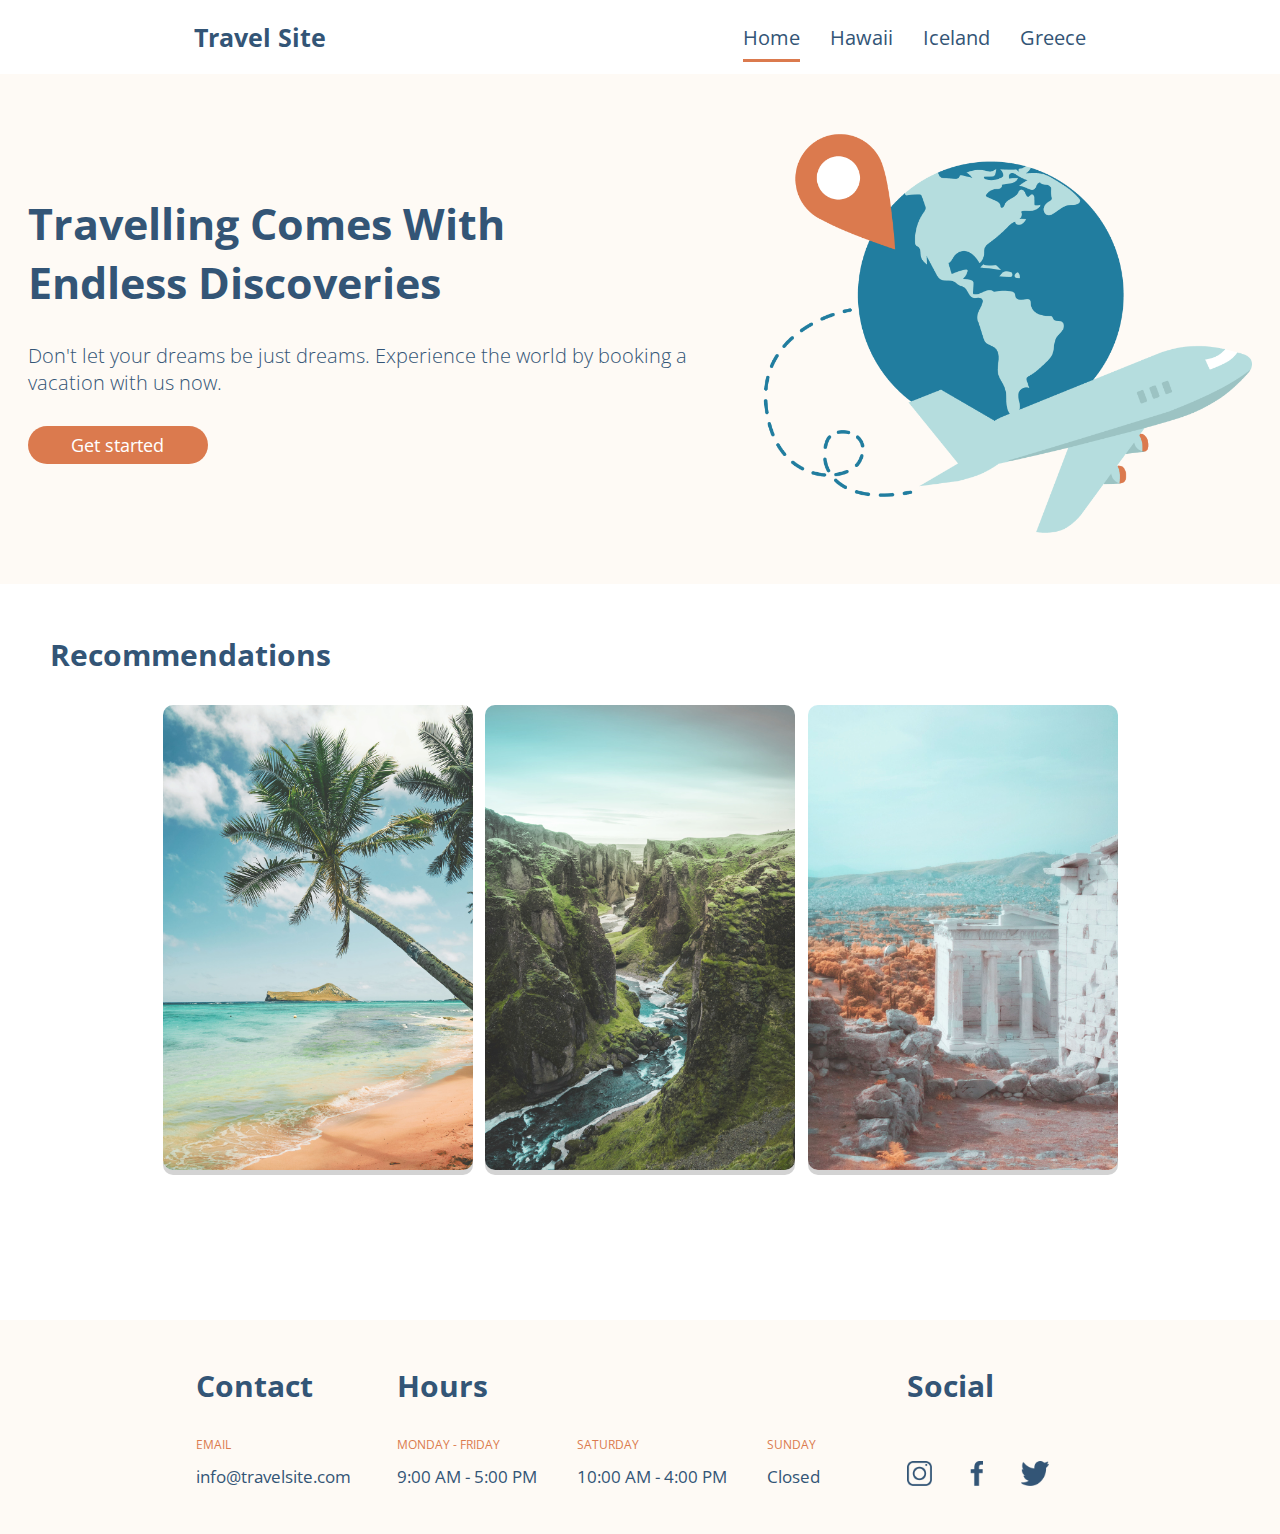
<file: index.html>
<!DOCTYPE html>
<html lang="en">
  <head>
    <meta charset="UTF-8" />
    <meta name="viewport" content="width=device-width, initial-scale=1.0" />
    <link rel="stylesheet" href="./css/global.css" />
    <link rel="stylesheet" href="./css/main.css" />
    <link
      href="https://fonts.googleapis.com/css2?family=Open+Sans:ital,wght@0,300;0,400;0,600;0,700;1,400&display=swap"
      rel="stylesheet"
    />
    <title>Travel Site</title>
  </head>
  <body>
    <header class="header">
      <div class="header__left">Travel Site</div>
      <nav class="header__nav">
        <ul class="header__items">
          <li><a class="header__item selected" href="./index.html">Home</a></li>
          <li><a class="header__item" href="./pages/hawaii.html">Hawaii</a></li>
          <li>
            <a class="header__item" href="./pages/iceland.html">Iceland</a>
          </li>
          <li><a class="header__item" href="./pages/greece.html">Greece</a></li>
        </ul>
      </nav>
    </header>

    <section class="section">
      <div>
        <h1 class="section__header">
          Travelling Comes With Endless Discoveries
        </h1>
        <p class="section__text">
          Don't let your dreams be just dreams. Experience the world by booking
          a vacation with us now.
        </p>
        <a href="./index.html" class="button">Get started</a>
      </div>

      <img class="section__image" src="./assets/images/hero.png" alt="plane" />
    </section>

    <div class="photo">
      <div class="photo__text">Recommendations</div>
      <div class="photo__container">
        <img class="photo__img" src="./assets/images/hawaii.jpg" alt="hawaii" />
        <img
          class="photo__img"
          src="./assets/images/iceland.jpg"
          alt="iceland"
        />
        <img class="photo__img" src="./assets/images/greece.jpg" alt="greece" />
      </div>
    </div>

    <footer class="footer">
      <div>
        <h3 class="footer__header">Contact</h3>
        <div class="footer__text--red">EMAIL</div>
        <p class="footer__text--blue">info@travelsite.com</p>
      </div>

      <div>
        <h3 class="footer__header">Hours</h3>
        <div class="footer__days">
          <div class="footer__day">
            <div class="footer__text--red">MONDAY - FRIDAY</div>
            <div class="footer__text--blue">9:00 AM - 5:00 PM</div>
          </div>
          <div class="footer__day">
            <div class="footer__text--red">SATURDAY</div>
            <div class="footer__text--blue">10:00 AM - 4:00 PM</div>
          </div>
          <div class="footer__day">
            <div class="footer__text--red">SUNDAY</div>
            <div class="footer__text--blue">Closed</div>
          </div>
        </div>
      </div>

      <div>
        <h3 class="footer__header">Social</h3>
        <div class="footer__icons">
          <a href="https://www.instagram.com/"
            ><img
              class="footer__icon"
              src="./assets/icons/icon-instagram.png"
              alt="instagram"
          /></a>
          <a href="https://www.facebook.com/"
            ><img
              class="footer__icon"
              src="./assets/icons/icon-facebook.png"
              alt="facebook"
          /></a>
          <a href="https://twitter.com/?lang=en"
            ><img
              class="footer__icon"
              src="./assets/icons/icon-twitter.png"
              alt="twitter"
          /></a>
        </div>
      </div>
    </footer>
  </body>
</html>
</file>
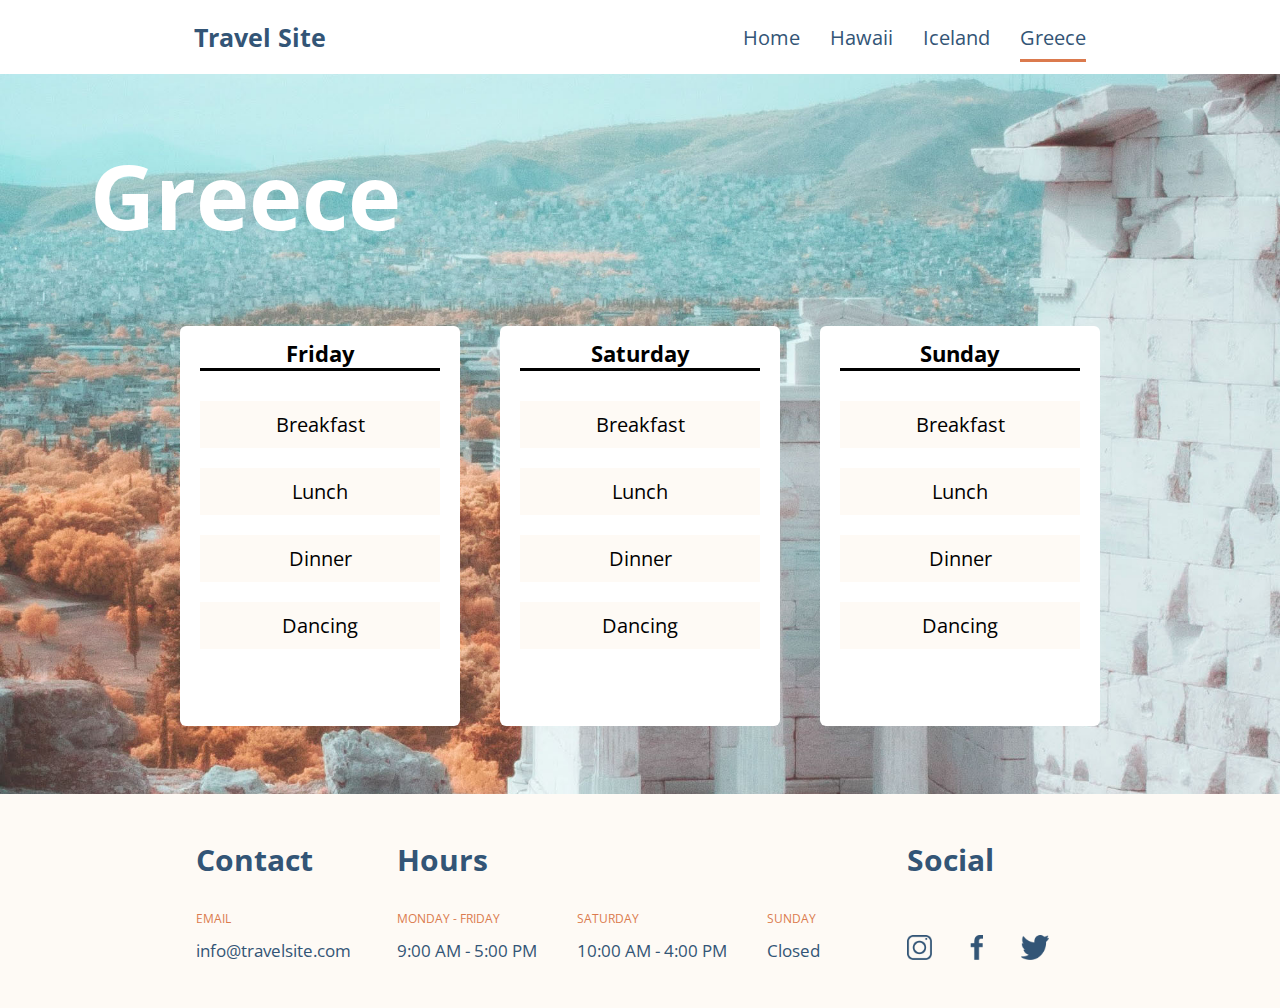
<file: pages/greece.html>
<!DOCTYPE html>
<html lang="en">
  <head>
    <meta charset="UTF-8" />
    <meta name="viewport" content="width=device-width, initial-scale=1.0" />
    <link rel="stylesheet" href="../css/global.css" />
    <link rel="stylesheet" href="../css/destinations.css" />
    <link
      href="https://fonts.googleapis.com/css2?family=Open+Sans:ital,wght@0,300;0,400;0,600;0,700;1,400&display=swap"
      rel="stylesheet"
    />
    <title>Travel Site</title>
  </head>
  <body>
    <header class="header">
      <div class="header__left">Travel Site</div>
      <nav class="header__nav">
        <ul class="header__items">
          <li>
            <a class="header__item" href="../index.html">Home</a>
          </li>
          <li><a class="header__item" href="./hawaii.html">Hawaii</a></li>
          <li>
            <a class="header__item" href="./iceland.html">Iceland</a>
          </li>
          <li>
            <a class="header__item selected" href="./greece.html">Greece</a>
          </li>
        </ul>
      </nav>
    </header>

    <section class="main greece">
      <div class="main__container">
        <div class="main__text">Greece</div>

        <div class="main__row">
          <div class="main__card">
            <div class="main__card-header">Friday</div>
            <div class="main__card-list">
              <p class="main__card-item">Breakfast</p>
              <p class="main__card-item">Lunch</p>
              <p class="main__card-item">Dinner</p>
              <p class="main__card-item">Dancing</p>
            </div>
          </div>

          <div class="main__card">
            <div class="main__card-header">Saturday</div>
            <div class="main__card-list">
              <p class="main__card-item">Breakfast</p>
              <p class="main__card-item">Lunch</p>
              <p class="main__card-item">Dinner</p>
              <p class="main__card-item">Dancing</p>
            </div>
          </div>

          <div class="main__card">
            <div class="main__card-header">Sunday</div>
            <div class="main__card-list">
              <p class="main__card-item">Breakfast</p>
              <p class="main__card-item">Lunch</p>
              <p class="main__card-item">Dinner</p>
              <p class="main__card-item">Dancing</p>
            </div>
          </div>
        </div>
      </div>
    </section>

    <footer class="footer">
      <div>
        <h3 class="footer__header">Contact</h3>
        <div class="footer__text--red">EMAIL</div>
        <p class="footer__text--blue">info@travelsite.com</p>
      </div>

      <div>
        <h3 class="footer__header">Hours</h3>
        <div class="footer__days">
          <div class="footer__day">
            <div class="footer__text--red">MONDAY - FRIDAY</div>
            <div class="footer__text--blue">9:00 AM - 5:00 PM</div>
          </div>
          <div class="footer__day">
            <div class="footer__text--red">SATURDAY</div>
            <div class="footer__text--blue">10:00 AM - 4:00 PM</div>
          </div>
          <div class="footer__day">
            <div class="footer__text--red">SUNDAY</div>
            <div class="footer__text--blue">Closed</div>
          </div>
        </div>
      </div>

      <div>
        <h3 class="footer__header">Social</h3>
        <div class="footer__icons">
          <a href="https://www.instagram.com/"
            ><img
              class="footer__icon"
              src="../assets/icons/icon-instagram.png"
              alt="instagram"
          /></a>
          <a href="https://www.facebook.com/"
            ><img
              class="footer__icon"
              src="../assets/icons/icon-facebook.png"
              alt="facebook"
          /></a>
          <a href="https://twitter.com/?lang=en"
            ><img
              class="footer__icon"
              src="../assets/icons/icon-twitter.png"
              alt="twitter"
          /></a>
        </div>
      </div>
    </footer>
  </body>
</html>
</file>
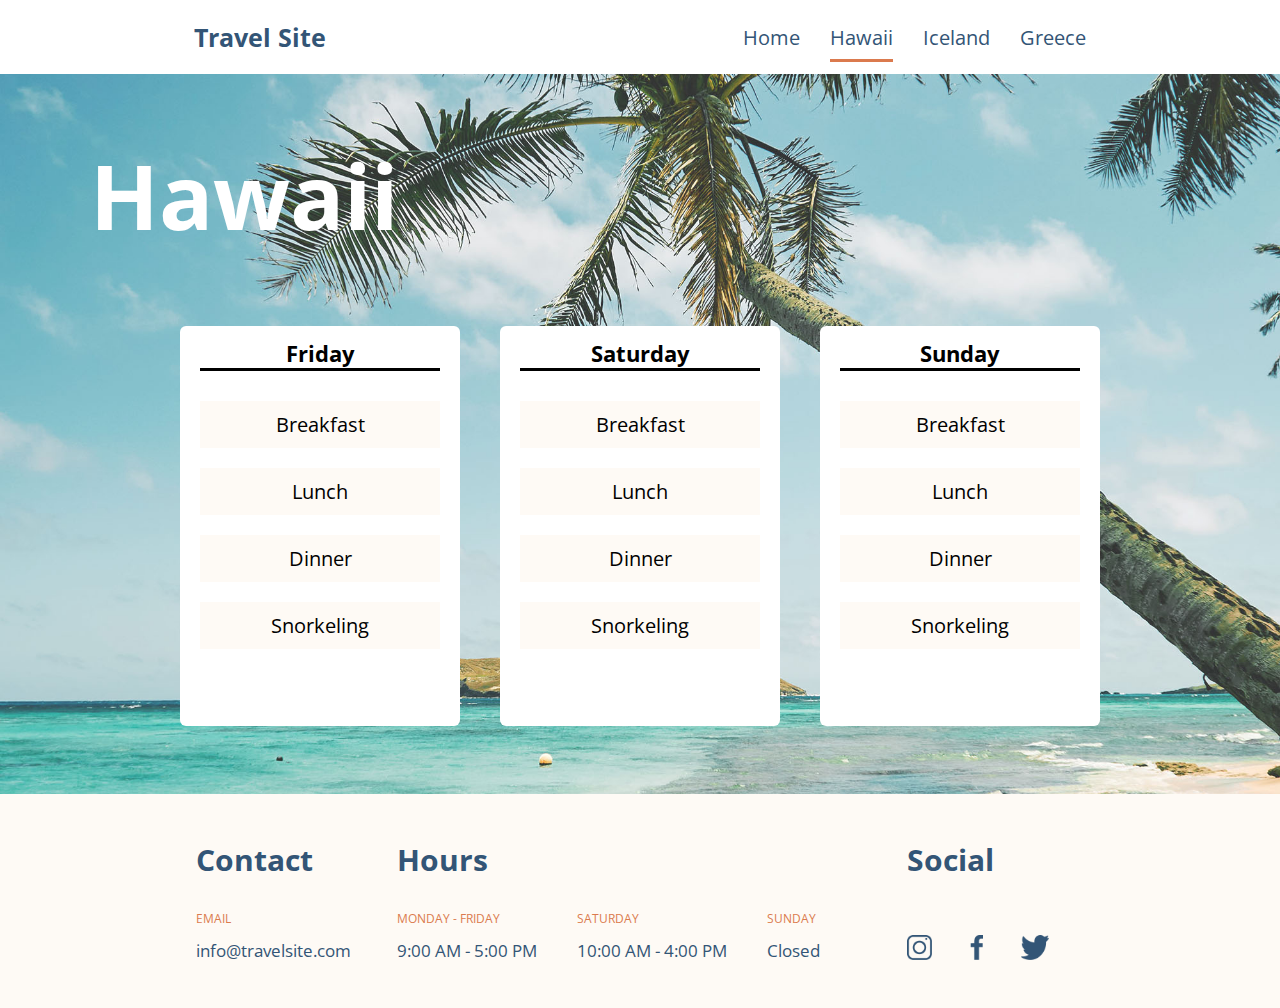
<file: pages/hawaii.html>
<!DOCTYPE html>
<html lang="en">
  <head>
    <meta charset="UTF-8" />
    <meta name="viewport" content="width=device-width, initial-scale=1.0" />
    <link rel="stylesheet" href="../css/global.css" />
    <link rel="stylesheet" href="../css/destinations.css" />
    <link
      href="https://fonts.googleapis.com/css2?family=Open+Sans:ital,wght@0,300;0,400;0,600;0,700;1,400&display=swap"
      rel="stylesheet"
    />
    <title>Travel Site</title>
  </head>
  <body>
    <header class="header">
      <div class="header__left">Travel Site</div>
      <nav class="header__nav">
        <ul class="header__items">
          <li>
            <a class="header__item" href="../index.html">Home</a>
          </li>
          <li>
            <a class="header__item selected" href="./hawaii.html">Hawaii</a>
          </li>
          <li>
            <a class="header__item" href="./iceland.html">Iceland</a>
          </li>
          <li><a class="header__item" href="./greece.html">Greece</a></li>
        </ul>
      </nav>
    </header>

    <section class="main">
      <div class="main__container">
        <div class="main__text">Hawaii</div>

        <div class="main__row">
          <div class="main__card">
            <div class="main__card-header">Friday</div>
            <div class="main__card-list">
              <p class="main__card-item">Breakfast</p>
              <p class="main__card-item">Lunch</p>
              <p class="main__card-item">Dinner</p>
              <p class="main__card-item">Snorkeling</p>
            </div>
          </div>

          <div class="main__card">
            <div class="main__card-header">Saturday</div>
            <div class="main__card-list">
              <p class="main__card-item">Breakfast</p>
              <p class="main__card-item">Lunch</p>
              <p class="main__card-item">Dinner</p>
              <p class="main__card-item">Snorkeling</p>
            </div>
          </div>

          <div class="main__card">
            <div class="main__card-header">Sunday</div>
            <div class="main__card-list">
              <p class="main__card-item">Breakfast</p>
              <p class="main__card-item">Lunch</p>
              <p class="main__card-item">Dinner</p>
              <p class="main__card-item">Snorkeling</p>
            </div>
          </div>
        </div>
      </div>
    </section>

    <footer class="footer">
      <div>
        <h3 class="footer__header">Contact</h3>
        <div class="footer__text--red">EMAIL</div>
        <p class="footer__text--blue">info@travelsite.com</p>
      </div>

      <div>
        <h3 class="footer__header">Hours</h3>
        <div class="footer__days">
          <div class="footer__day">
            <div class="footer__text--red">MONDAY - FRIDAY</div>
            <div class="footer__text--blue">9:00 AM - 5:00 PM</div>
          </div>
          <div class="footer__day">
            <div class="footer__text--red">SATURDAY</div>
            <div class="footer__text--blue">10:00 AM - 4:00 PM</div>
          </div>
          <div class="footer__day">
            <div class="footer__text--red">SUNDAY</div>
            <div class="footer__text--blue">Closed</div>
          </div>
        </div>
      </div>

      <div>
        <h3 class="footer__header">Social</h3>
        <div class="footer__icons">
          <a href="https://www.instagram.com/"
            ><img
              class="footer__icon"
              src="../assets/icons/icon-instagram.png"
              alt="instagram"
          /></a>
          <a href="https://www.facebook.com/"
            ><img
              class="footer__icon"
              src="../assets/icons/icon-facebook.png"
              alt="facebook"
          /></a>
          <a href="https://twitter.com/?lang=en"
            ><img
              class="footer__icon"
              src="../assets/icons/icon-twitter.png"
              alt="twitter"
          /></a>
        </div>
      </div>
    </footer>
  </body>
</html>
</file>
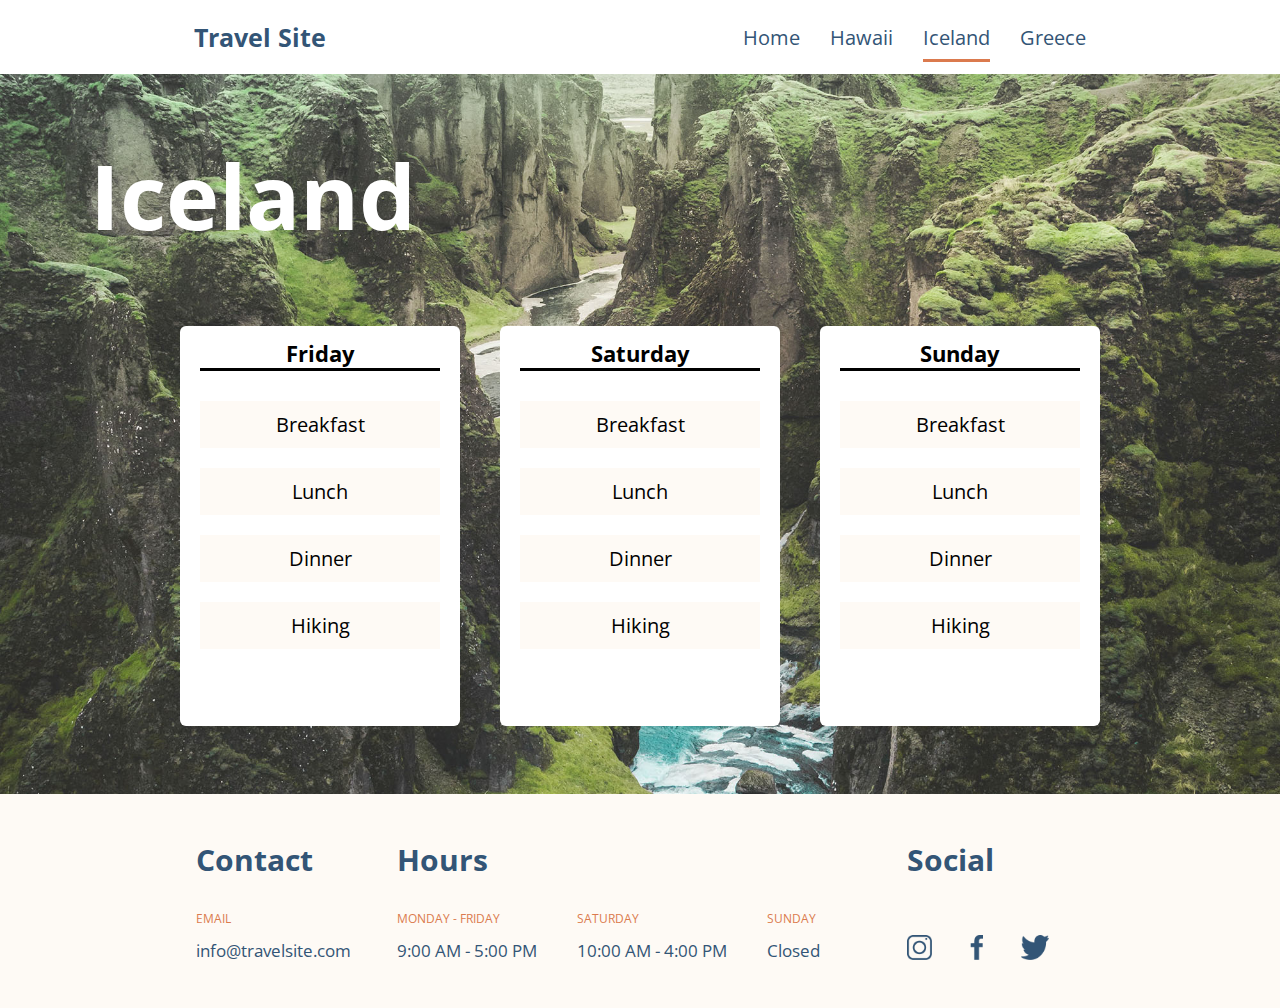
<file: pages/iceland.html>
<!DOCTYPE html>
<html lang="en">
  <head>
    <meta charset="UTF-8" />
    <meta name="viewport" content="width=device-width, initial-scale=1.0" />
    <link rel="stylesheet" href="../css/global.css" />
    <link rel="stylesheet" href="../css/destinations.css" />
    <link
      href="https://fonts.googleapis.com/css2?family=Open+Sans:ital,wght@0,300;0,400;0,600;0,700;1,400&display=swap"
      rel="stylesheet"
    />
    <title>Travel Site</title>
  </head>
  <body>
    <header class="header">
      <div class="header__left">Travel Site</div>
      <nav class="header__nav">
        <ul class="header__items">
          <li>
            <a class="header__item" href="../index.html">Home</a>
          </li>
          <li><a class="header__item" href="./hawaii.html">Hawaii</a></li>
          <li>
            <a class="header__item selected" href="./iceland.html">Iceland</a>
          </li>
          <li><a class="header__item" href="./greece.html">Greece</a></li>
        </ul>
      </nav>
    </header>

    <section class="main iceland">
      <div class="main__container">
        <div class="main__text">Iceland</div>

        <div class="main__row">
          <div class="main__card">
            <div class="main__card-header">Friday</div>
            <div class="main__card-list">
              <p class="main__card-item">Breakfast</p>
              <p class="main__card-item">Lunch</p>
              <p class="main__card-item">Dinner</p>
              <p class="main__card-item">Hiking</p>
            </div>
          </div>

          <div class="main__card">
            <div class="main__card-header">Saturday</div>
            <div class="main__card-list">
              <p class="main__card-item">Breakfast</p>
              <p class="main__card-item">Lunch</p>
              <p class="main__card-item">Dinner</p>
              <p class="main__card-item">Hiking</p>
            </div>
          </div>

          <div class="main__card">
            <div class="main__card-header">Sunday</div>
            <div class="main__card-list">
              <p class="main__card-item">Breakfast</p>
              <p class="main__card-item">Lunch</p>
              <p class="main__card-item">Dinner</p>
              <p class="main__card-item">Hiking</p>
            </div>
          </div>
        </div>
      </div>
    </section>

    <footer class="footer">
      <div>
        <h3 class="footer__header">Contact</h3>
        <div class="footer__text--red">EMAIL</div>
        <p class="footer__text--blue">info@travelsite.com</p>
      </div>

      <div>
        <h3 class="footer__header">Hours</h3>
        <div class="footer__days">
          <div class="footer__day">
            <div class="footer__text--red">MONDAY - FRIDAY</div>
            <div class="footer__text--blue">9:00 AM - 5:00 PM</div>
          </div>
          <div class="footer__day">
            <div class="footer__text--red">SATURDAY</div>
            <div class="footer__text--blue">10:00 AM - 4:00 PM</div>
          </div>
          <div class="footer__day">
            <div class="footer__text--red">SUNDAY</div>
            <div class="footer__text--blue">Closed</div>
          </div>
        </div>
      </div>

      <div>
        <h3 class="footer__header">Social</h3>
        <div class="footer__icons">
          <a href="https://www.instagram.com/"
            ><img
              class="footer__icon"
              src="../assets/icons/icon-instagram.png"
              alt="instagram"
          /></a>
          <a href="https://www.facebook.com/"
            ><img
              class="footer__icon"
              src="../assets/icons/icon-facebook.png"
              alt="facebook"
          /></a>
          <a href="https://twitter.com/?lang=en"
            ><img
              class="footer__icon"
              src="../assets/icons/icon-twitter.png"
              alt="twitter"
          /></a>
        </div>
      </div>
    </footer>
  </body>
</html>
</file>
<file: css/global.css>
* {
    box-sizing: border-box;
    margin: 0;
    padding: 0;
    font-family: 'Open Sans';
    font-weight: 400;
}


html {
    font-size: 62.5%;
}

.header__items {
    list-style-type: none;
    font-size: 2.1rem;
    display: flex;
    justify-content: space-around;
}

.header {
    display: flex;
    align-items: center;
    justify-content: space-around;
    margin-top: 2rem;
}

.header__left {
    font-size: 2.5rem;
    color: #335576;
    font-weight: 700;
}

.header__item {
    margin-left: 3rem;
    color: #335576;
    text-decoration: none;
    font-size: 2rem;
    padding-bottom: 0.75rem;
}

.selected {
    border-bottom: 3px solid #DB7A4E;
    
}


.footer__icons {
    margin-top: 5.5rem;
}

.footer__icon {
    margin-right: 3.5rem;
    height: 2.5rem;
    }

.footer {
    color: #335576;
    background-color: #FEFAF5;
    display: flex;
    justify-content: space-evenly;
    padding: 4.5rem 15rem;
}

.footer__header {
    font-weight: bold;
    font-size: 3rem;
}

.footer__text--red {
    color: #DB7A4E;
    font-size: 1.2rem;
    margin-top: 3rem;
}

.footer__text--blue {
    font-size: 1.7rem;
    margin-top: 1.2rem;
}

.footer__days {
    display: flex;
}

.footer__day {
    margin-right: 4rem;
}
</file>
<file: css/main.css>
.section {
    background-color: #FEFAF5;
    display: flex;
    justify-content: space-around;
    align-items: center;
    padding: 5rem 0;
    margin-top: 2rem;
}

.button {
    background-color: #DB7A4E;
    color: white;
    font-size: 1.8rem;
    font-weight: 400;
    width: 18rem;
    padding: 0.7rem;
    display: block;
    text-align: center;
    border-radius: 25px;
    text-decoration: none;
}

.section__image {
    height: 41rem;
}

.section__header {
    font-size: 4.3rem;
    color: #335576;
    font-weight: 700;
    width: 51rem;
}

.section__text {
    font-size: 2rem;
    color: #335576;
    font-weight: 300;
    width: 68rem;
    margin: 3rem 0;
}

.photo__text {
    font-size: 3rem;
    color: #335576;
    font-weight: 700;
    margin: 5rem 5rem;
}

.photo__img {
    width: 31rem;
    border-radius: 10px;
    box-shadow: 0px 5px lightgray;
}

.photo__container {
    display: flex;
    justify-content: space-evenly;
    padding: 15rem;
    margin-top: -17rem;
}
</file>
<file: css/destinations.css>
.main__row {
    display: flex;
    justify-content: center;
    margin-top: 5rem;
}

.main__card {
    text-align: center;
    background-color: white;
    height: 40rem;
    width: 28rem;
    margin: 2rem;
    border-radius: 6px;
    display: flex;
    flex-direction: column;
    padding: 0 2rem;
}

.main {
    background-image: url(../assets/images/hawaii.jpg);
    background-repeat: no-repeat;
    background-size: cover;
    height: 80vh;
    background-position: center;
}

.iceland {
    background-image: url(../assets/images/iceland.jpg);
}

.greece {
    background-image: url(../assets/images/greece.jpg);
}

.main__text {
    color: white;
    font-size: 9rem;
    font-weight: bold;
    margin-top: 2rem;
    margin-left: 9rem;
    padding-top: 6rem;
}

.main__card-header {
    font-size: 2.2rem;
    font-weight: 700;
    border-bottom: 3px solid black;
    margin-top: 1.2rem;
}


.main__card-list {
    font-size: 2rem;
    display: flex;
    flex-direction: column;
    height: 100%;
    justify-content: flex-start;
    margin-top: 2rem;
}

.main__card-item {
    background-color: #FEFAF5;
    margin: 1rem 0;
    padding: 1rem;
}
</file>
